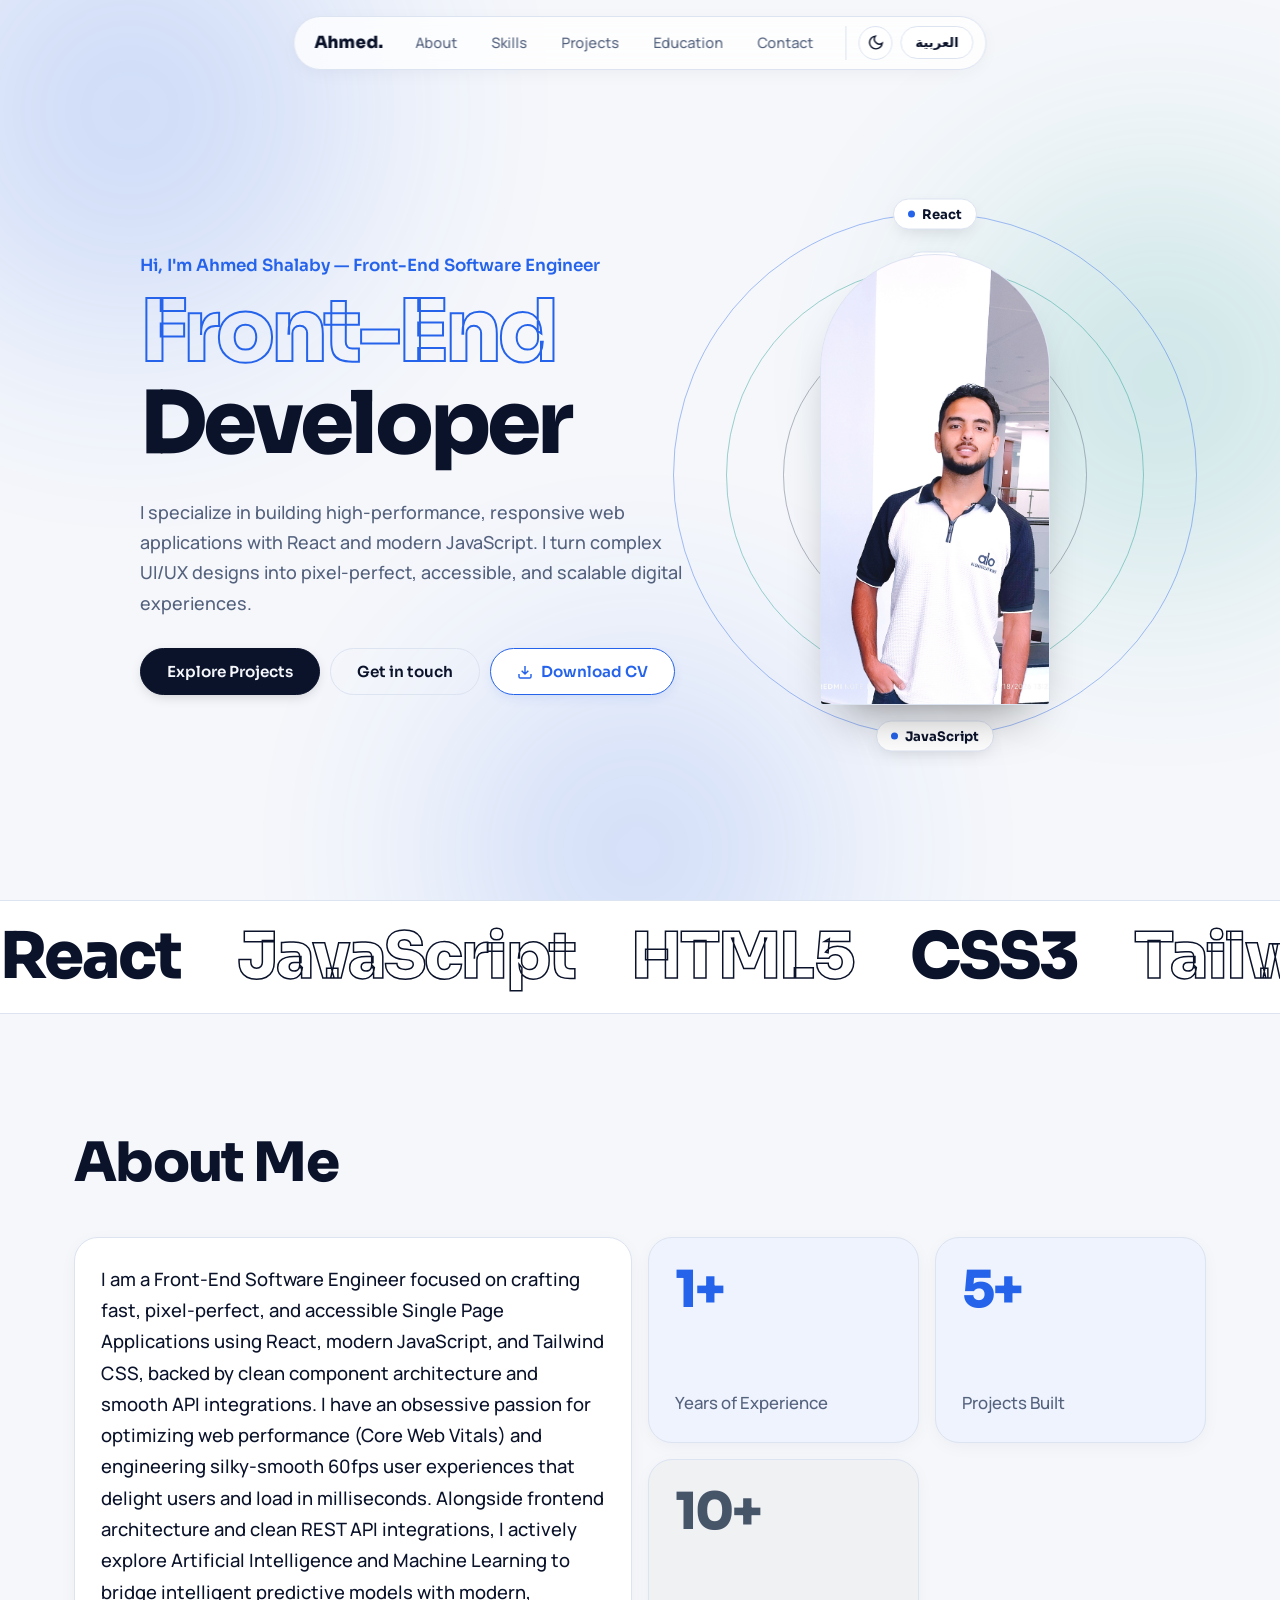
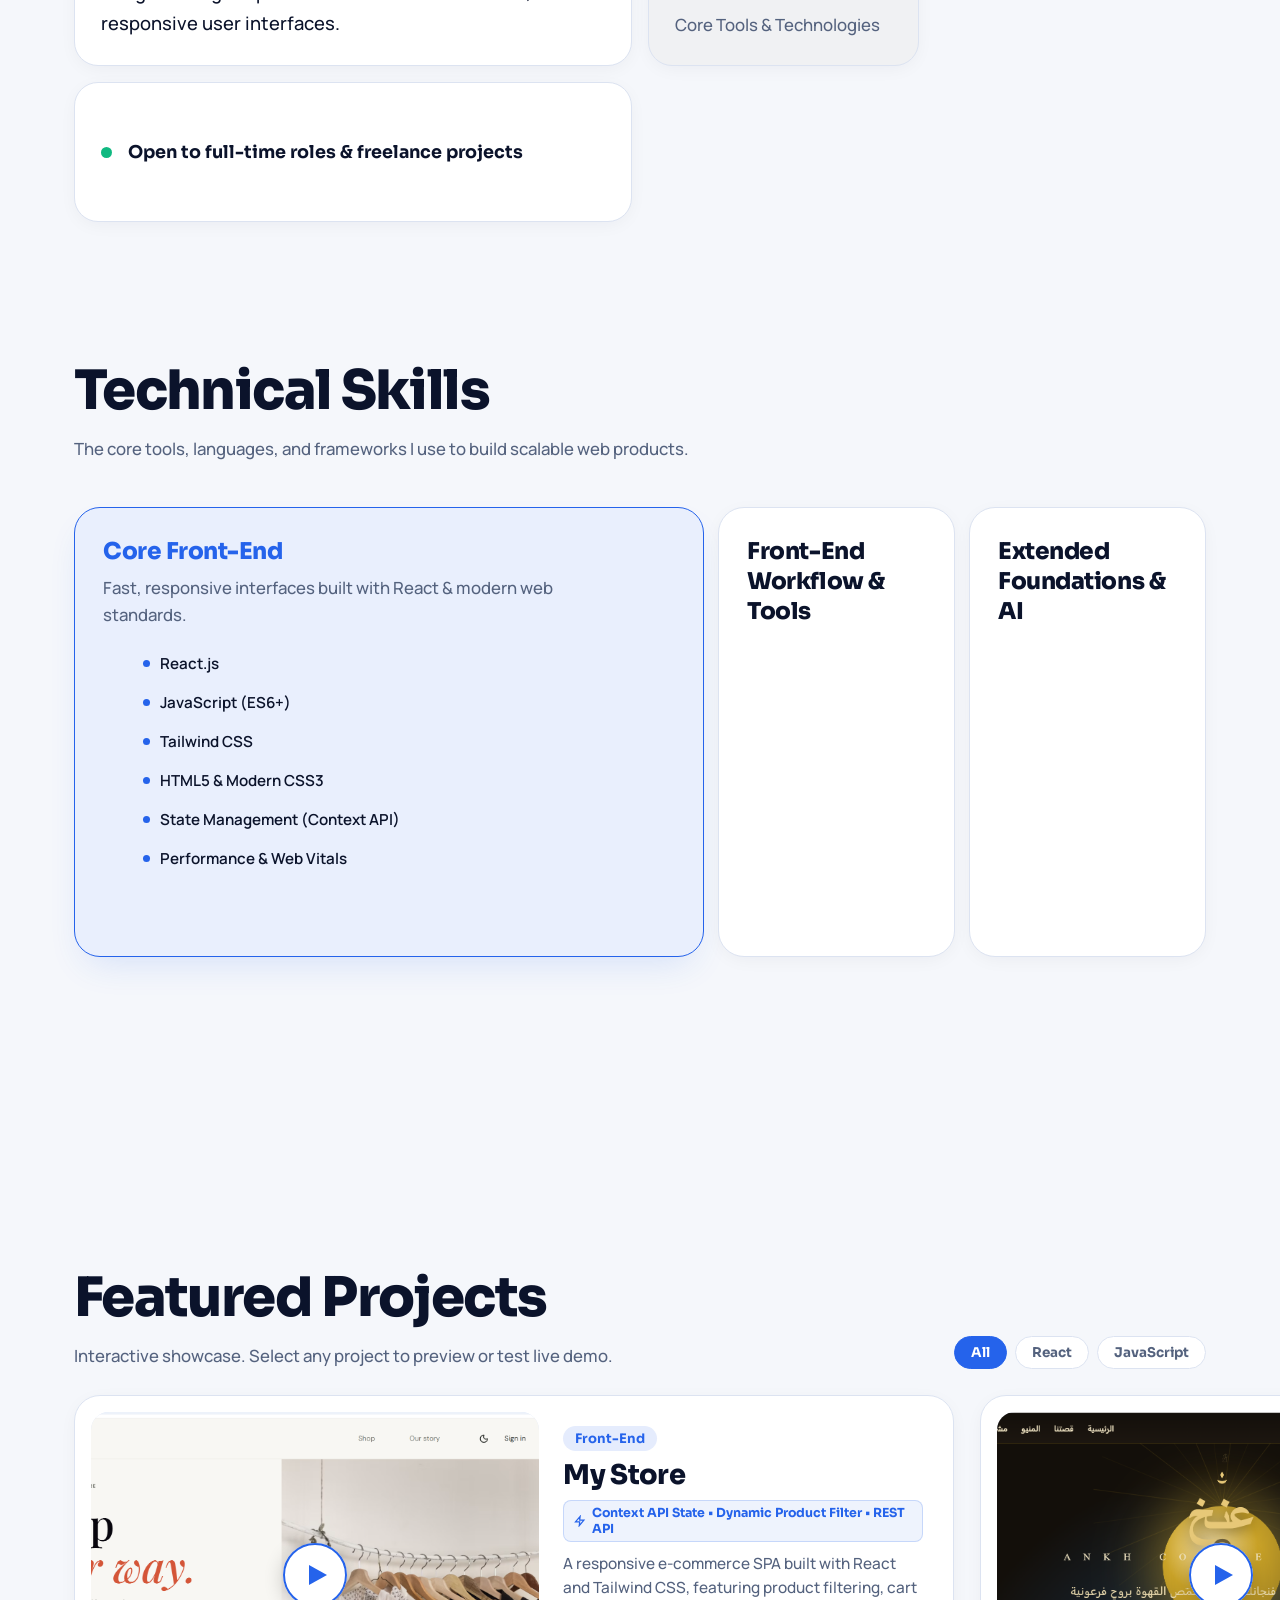
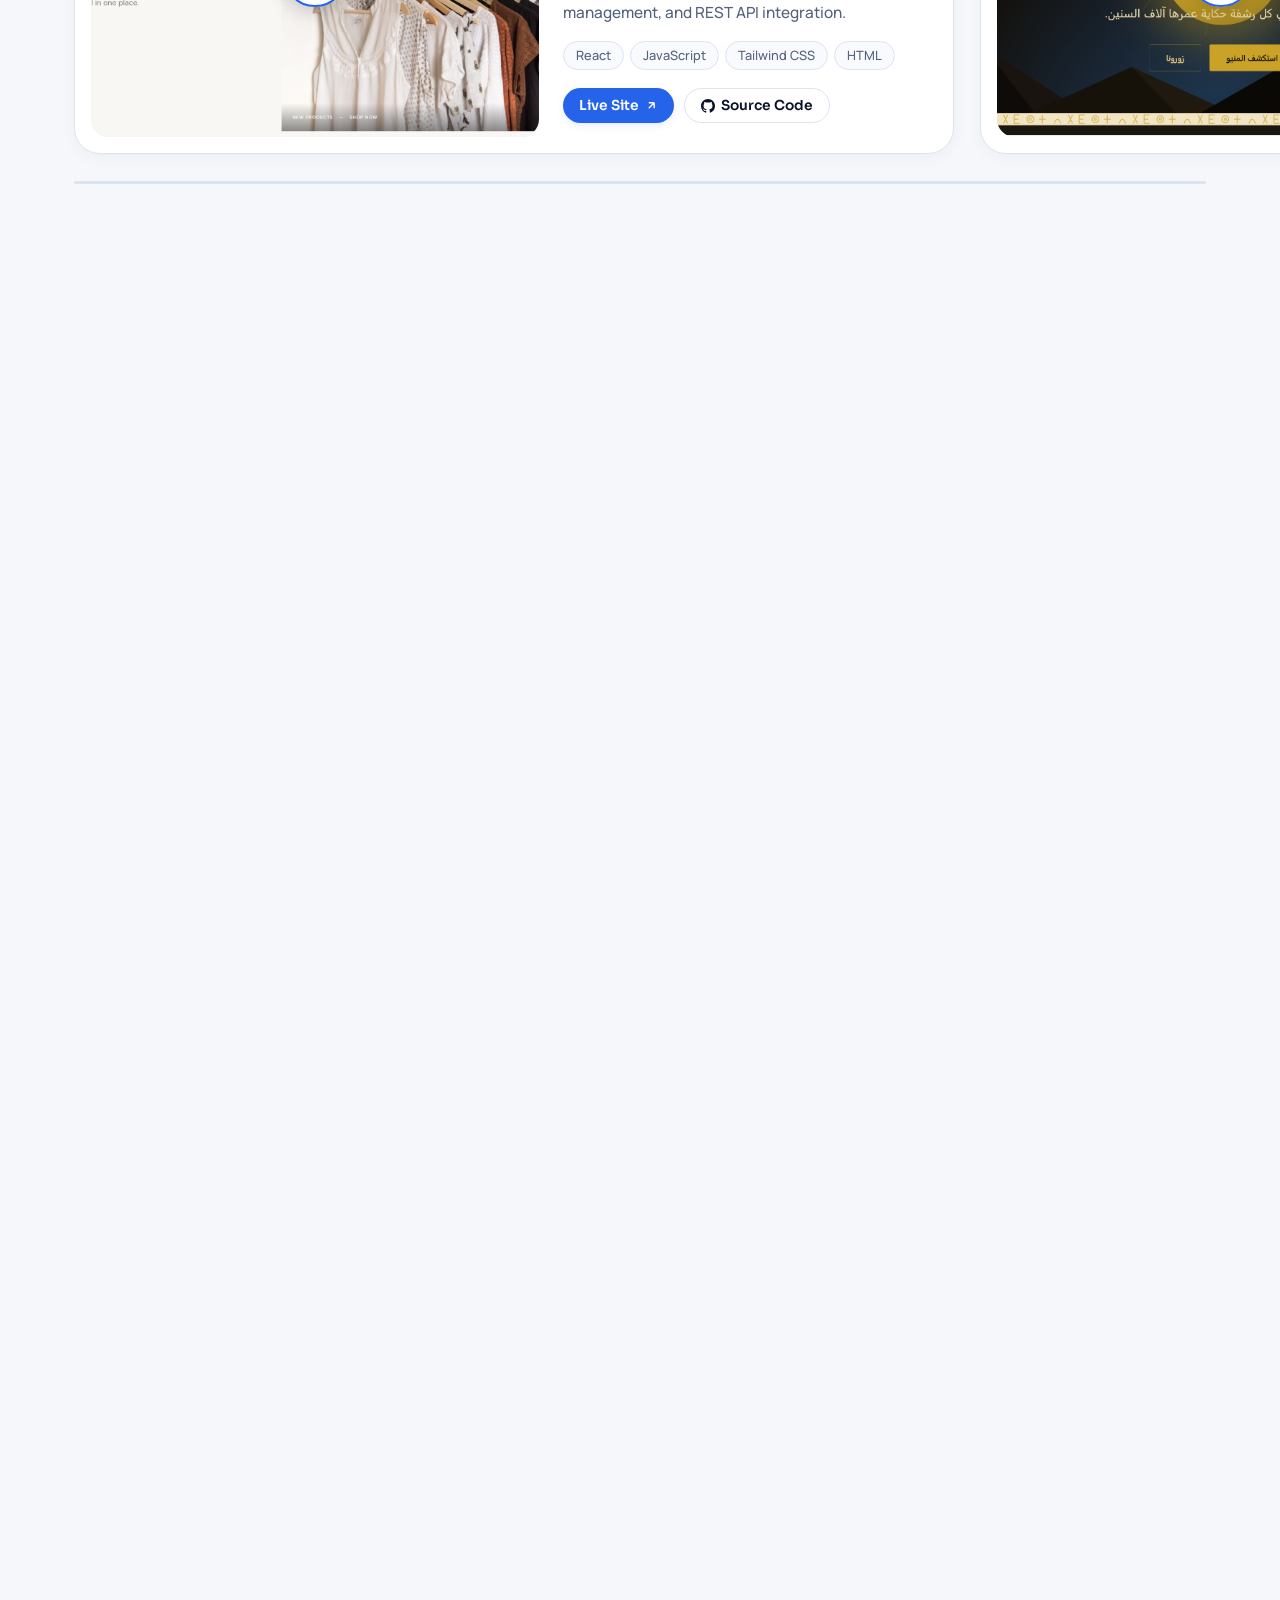
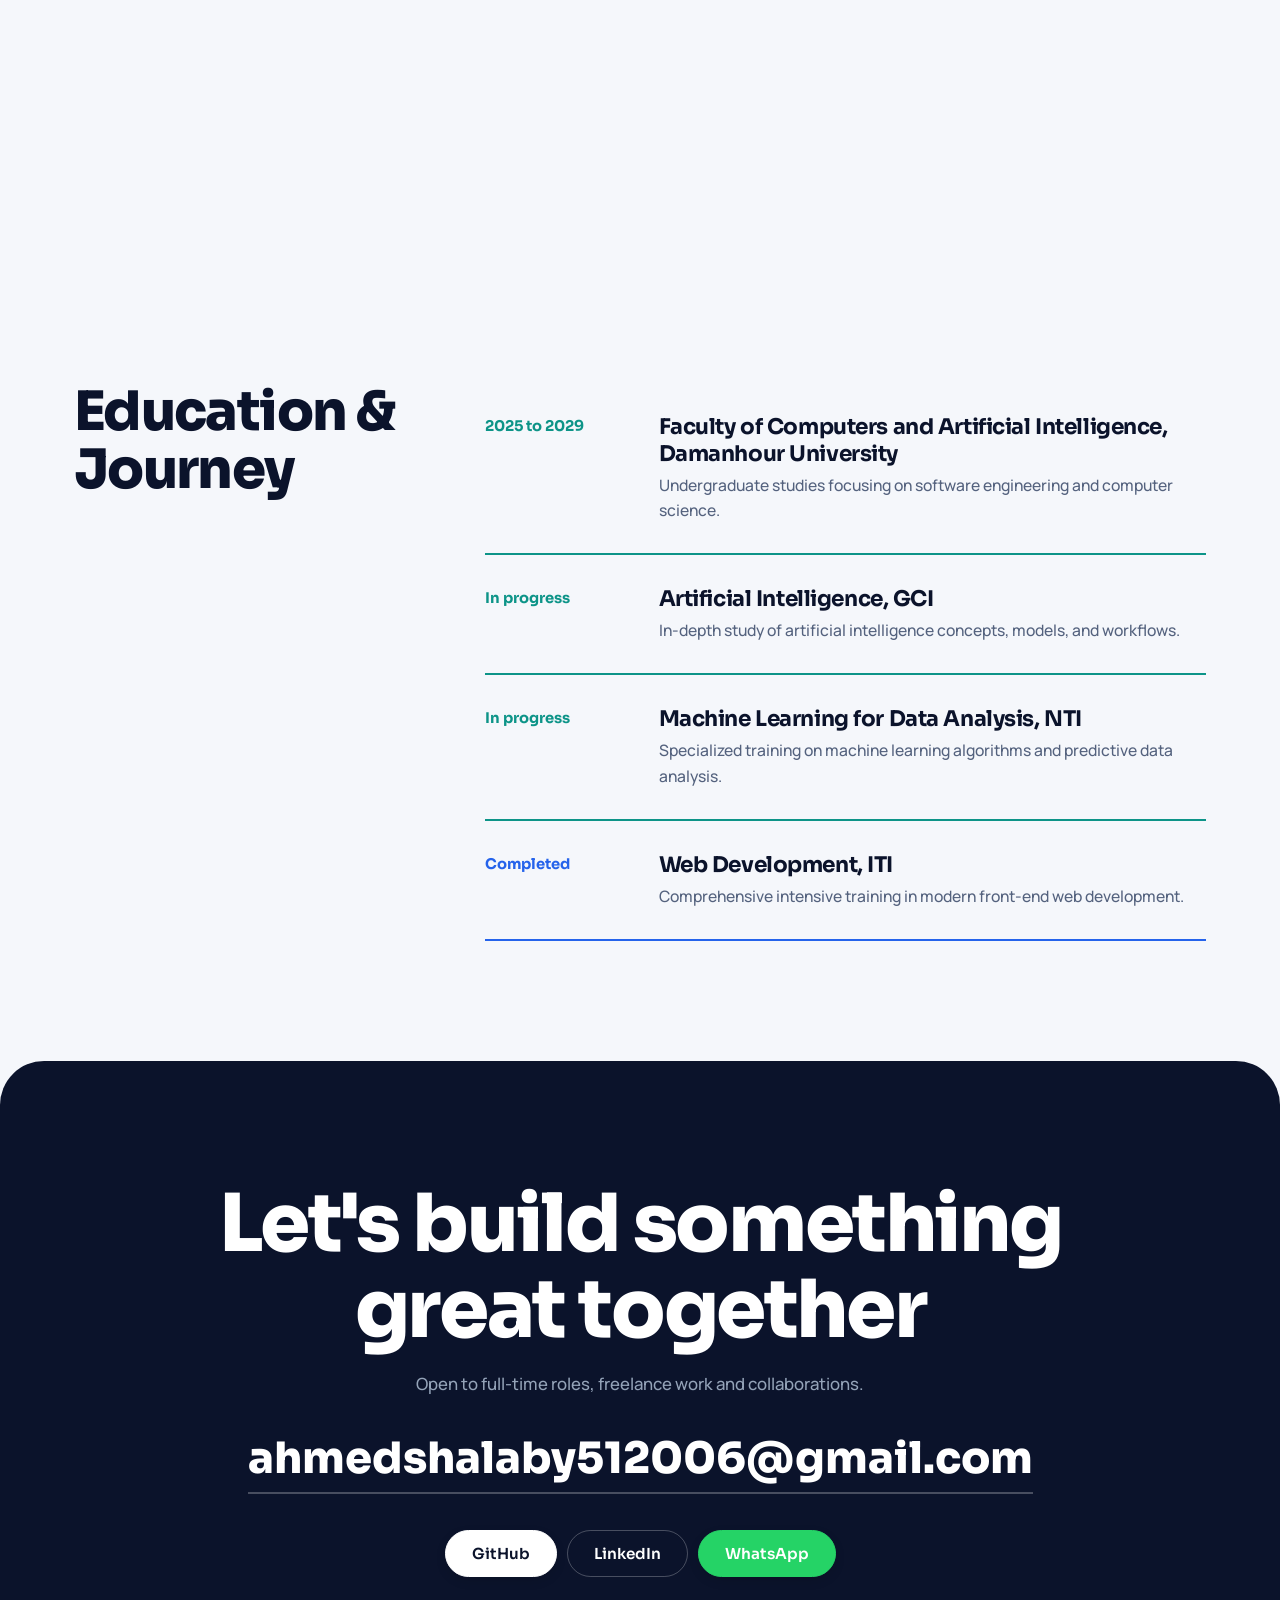
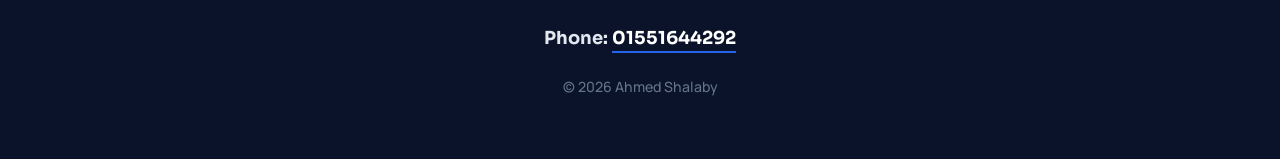
<file: index.html>
<!DOCTYPE html>
<html lang="en">
<head>
<meta charset="UTF-8">
<meta name="viewport" content="width=device-width, initial-scale=1">
<title>Ahmed Shalaby — Front-End Software Engineer</title>
<link rel="preconnect" href="https://fonts.googleapis.com">
<link href="https://fonts.googleapis.com/css2?family=Sora:wght@500;600;700;800&family=Manrope:wght@400;500;600;700&family=Cairo:wght@500;600;700;800&display=swap" rel="stylesheet">
<link rel="stylesheet" href="style.css">
</head>
<body>
<div class="top" id="top"></div>
<nav>
  <b id="logo"></b>
  <div class="nav-links" id="nav-links">
    <a href="#about" data-t="nAbout"></a>
    <a href="#skills" data-t="nSkills"></a>
    <a href="#hp" data-t="nProjects"></a>
    <a href="#edu" data-t="nEdu"></a>
    <a href="#contact" data-t="nContact"></a>
  </div>
  <div class="nav-ctl">
    <button class="thm-btn" id="theme-btn" type="button" aria-label="Toggle theme">
      <svg class="sun" viewBox="0 0 24 24" width="17" height="17" fill="none" stroke="currentColor" stroke-width="2"><circle cx="12" cy="12" r="5"/><path d="M12 1v2M12 21v2M4.22 4.22l1.42 1.42M18.36 18.36l1.42 1.42M1 12h2M21 12h2M4.22 19.78l1.42-1.42M18.36 5.64l1.42-1.42"/></svg>
      <svg class="moon" viewBox="0 0 24 24" width="17" height="17" fill="none" stroke="currentColor" stroke-width="2"><path d="M21 12.79A9 9 0 1111.21 3 7 7 0 0021 12.79z"/></svg>
    </button>
    <button class="lg" id="lang" type="button"></button>
    <button class="thm-btn menu-btn" id="menu-btn" type="button" aria-label="Toggle navigation menu" aria-expanded="false">
      <svg class="ham-open" viewBox="0 0 24 24" width="18" height="18" fill="none" stroke="currentColor" stroke-width="2.2" stroke-linecap="round"><line x1="3" y1="6" x2="21" y2="6"/><line x1="3" y1="12" x2="21" y2="12"/><line x1="3" y1="18" x2="21" y2="18"/></svg>
      <svg class="ham-close" viewBox="0 0 24 24" width="18" height="18" fill="none" stroke="currentColor" stroke-width="2.2" stroke-linecap="round"><line x1="18" y1="6" x2="6" y2="18"/><line x1="6" y1="6" x2="18" y2="18"/></svg>
    </button>
  </div>
</nav>

<!-- Mobile Navigation Popup Menu -->
<div class="mob-menu-overlay" id="mob-overlay" aria-hidden="true"></div>
<div class="mob-menu" id="mob-menu" role="dialog" aria-modal="true" aria-label="Mobile Navigation" aria-hidden="true">
  <div class="mob-menu-header">
    <b class="mob-logo" id="mob-logo">Ahmed.</b>
    <button class="mob-close" id="mob-close" type="button" aria-label="Close menu">
      <svg viewBox="0 0 24 24" width="18" height="18" fill="none" stroke="currentColor" stroke-width="2.2" stroke-linecap="round"><line x1="18" y1="6" x2="6" y2="18"/><line x1="6" y1="6" x2="18" y2="18"/></svg>
    </button>
  </div>
  <div class="mob-nav-list">
    <a href="#about" class="mob-link">
      <span class="mob-icon"><svg viewBox="0 0 24 24" width="17" height="17" fill="none" stroke="currentColor" stroke-width="2"><path d="M20 21v-2a4 4 0 0 0-4-4H8a4 4 0 0 0-4 4v2"/><circle cx="12" cy="7" r="4"/></svg></span>
      <span class="mob-text" data-t="nAbout"></span>
      <svg class="mob-arr" viewBox="0 0 24 24" width="15" height="15" fill="none" stroke="currentColor" stroke-width="2.2"><path d="M9 18l6-6-6-6"/></svg>
    </a>
    <a href="#skills" class="mob-link">
      <span class="mob-icon"><svg viewBox="0 0 24 24" width="17" height="17" fill="none" stroke="currentColor" stroke-width="2"><path d="M14.7 6.3a1 1 0 0 0 0 1.4l1.6 1.6a1 1 0 0 0 1.4 0l3.77-3.77a6 6 0 0 1-7.94 7.94l-6.91 6.91a2.12 2.12 0 0 1-3-3l6.91-6.91a6 6 0 0 1 7.94-7.94l-3.76 3.76z"/></svg></span>
      <span class="mob-text" data-t="nSkills"></span>
      <svg class="mob-arr" viewBox="0 0 24 24" width="15" height="15" fill="none" stroke="currentColor" stroke-width="2.2"><path d="M9 18l6-6-6-6"/></svg>
    </a>
    <a href="#hp" class="mob-link">
      <span class="mob-icon"><svg viewBox="0 0 24 24" width="17" height="17" fill="none" stroke="currentColor" stroke-width="2"><path d="M22 19a2 2 0 0 1-2 2H4a2 2 0 0 1-2-2V5a2 2 0 0 1 2-2h5l2 3h9a2 2 0 0 1 2 2z"/></svg></span>
      <span class="mob-text" data-t="nProjects"></span>
      <svg class="mob-arr" viewBox="0 0 24 24" width="15" height="15" fill="none" stroke="currentColor" stroke-width="2.2"><path d="M9 18l6-6-6-6"/></svg>
    </a>
    <a href="#edu" class="mob-link">
      <span class="mob-icon"><svg viewBox="0 0 24 24" width="17" height="17" fill="none" stroke="currentColor" stroke-width="2"><path d="M22 10v6M2 10l10-5 10 5-10 5z"/><path d="M6 12v5c3 3 9 3 12 0v-5"/></svg></span>
      <span class="mob-text" data-t="nEdu"></span>
      <svg class="mob-arr" viewBox="0 0 24 24" width="15" height="15" fill="none" stroke="currentColor" stroke-width="2.2"><path d="M9 18l6-6-6-6"/></svg>
    </a>
    <a href="#contact" class="mob-link">
      <span class="mob-icon"><svg viewBox="0 0 24 24" width="17" height="17" fill="none" stroke="currentColor" stroke-width="2"><path d="M22 16.92v3a2 2 0 0 1-2.18 2 19.79 19.79 0 0 1-8.63-3.07 19.5 19.5 0 0 1-6-6 19.79 19.79 0 0 1-3.07-8.67A2 2 0 0 1 4.11 2h3a2 2 0 0 1 2 1.72 12.84 12.84 0 0 0 .7 2.81 2 2 0 0 1-.45 2.11L8.09 9.91a16 16 0 0 0 6 6l1.27-1.27a2 2 0 0 1 2.11-.45 12.84 12.84 0 0 0 2.81.7A2 2 0 0 1 22 16.92z"/></svg></span>
      <span class="mob-text" data-t="nContact"></span>
      <svg class="mob-arr" viewBox="0 0 24 24" width="15" height="15" fill="none" stroke="currentColor" stroke-width="2.2"><path d="M9 18l6-6-6-6"/></svg>
    </a>
  </div>
  <div class="mob-menu-footer">
    <a class="btn cv-btn" href="cv.pdf" download="Ahmed_Shalaby_CV.pdf" style="width:100%; justify-content:center;">
      <svg viewBox="0 0 24 24" width="16" height="16" fill="none" stroke="currentColor" stroke-width="2.2"><path d="M21 15v4a2 2 0 01-2 2H5a2 2 0 01-2-2v-4M7 10l5 5 5-5M12 15V3"/></svg>
      <span data-t="bCv"></span>
    </a>
  </div>
</div>

<section id="hero">
  <i class="bl"></i><i class="bl"></i><i class="bl"></i>
  <div class="wrap hg">
    <div>
      <p class="hi" id="hi"></p>
      <h1 id="h1"></h1>
      <p class="tag" id="tag"></p>
      <div class="hero-btns">
        <a class="btn" href="#hp" data-t="b1"></a>
        <a class="btn g" href="#contact" data-t="b2"></a>
        <a class="btn cv-btn" href="cv.pdf" download="Ahmed_Shalaby_CV.pdf" id="cv-btn">
          <svg viewBox="0 0 24 24" width="16" height="16" fill="none" stroke="currentColor" stroke-width="2.2"><path d="M21 15v4a2 2 0 01-2 2H5a2 2 0 01-2-2v-4M7 10l5 5 5-5M12 15V3"/></svg>
          <span data-t="bCv"></span>
        </a>
      </div>
    </div>
    <div class="ph" id="ph"></div>
  </div>
</section>

<div class="mq" aria-hidden="true">
  <div id="mq">
    <span>React</span><span>JavaScript</span><span>HTML5</span><span>CSS3</span><span>Tailwind CSS</span><span>C++</span><span>Java</span><span>Python</span><span>Machine Learning</span><span>REST API</span>
    <span>React</span><span>JavaScript</span><span>HTML5</span><span>CSS3</span><span>Tailwind CSS</span><span>C++</span><span>Java</span><span>Python</span><span>Machine Learning</span><span>REST API</span>
  </div>
</div>

<section id="about">
  <div class="wrap">
    <h2 class="rv" data-t="hAbout"></h2>
    <div class="bn" id="bn"></div>
  </div>
</section>

<section id="skills" style="padding-top:20px">
  <div class="wrap">
    <h2 class="rv" data-t="hSkills"></h2>
    <p class="sub rv" data-t="sSkills"></p>
    <div class="stx rv" id="stx"></div>
  </div>
</section>

<div id="hp">
  <div class="sk">
    <div class="wrap">
      <div class="proj-head">
        <div>
          <h2 data-t="hProj"></h2>
          <p class="sub" data-t="sProj"></p>
        </div>
        <div class="p-filters" id="p-filters"></div>
      </div>
    </div>
    <div class="trk" id="trk"></div>
    <div class="wrap"><div class="pb"><i id="pbi"></i></div></div>
  </div>
</div>

<section id="edu">
  <div class="wrap jr">
    <h2 class="rv" data-t="hEdu"></h2>
    <div id="ed"></div>
  </div>
</section>

<section id="contact">
  <div class="wrap">
    <h2 class="rv" data-t="hCt"></h2>
    <p class="sub rv" id="ct"></p>
    <a class="em rv" id="em" title="Click to copy email"></a>
    <div class="so rv" id="so"></div>
    <p class="phn" id="phn"><span data-t="tel"></span> <a id="tel" dir="ltr" title="Click to copy phone"></a></p>
    <p id="ft"></p>
  </div>
</section>

<div class="md" id="md">
  <button class="x" id="mx" aria-label="Close video">&times;</button>
  <div class="mb" id="mb"></div>
</div>

<div class="toast" id="toast" role="status" aria-live="polite"></div>

<script src="app.js"></script>
</body>
</html>
</file>
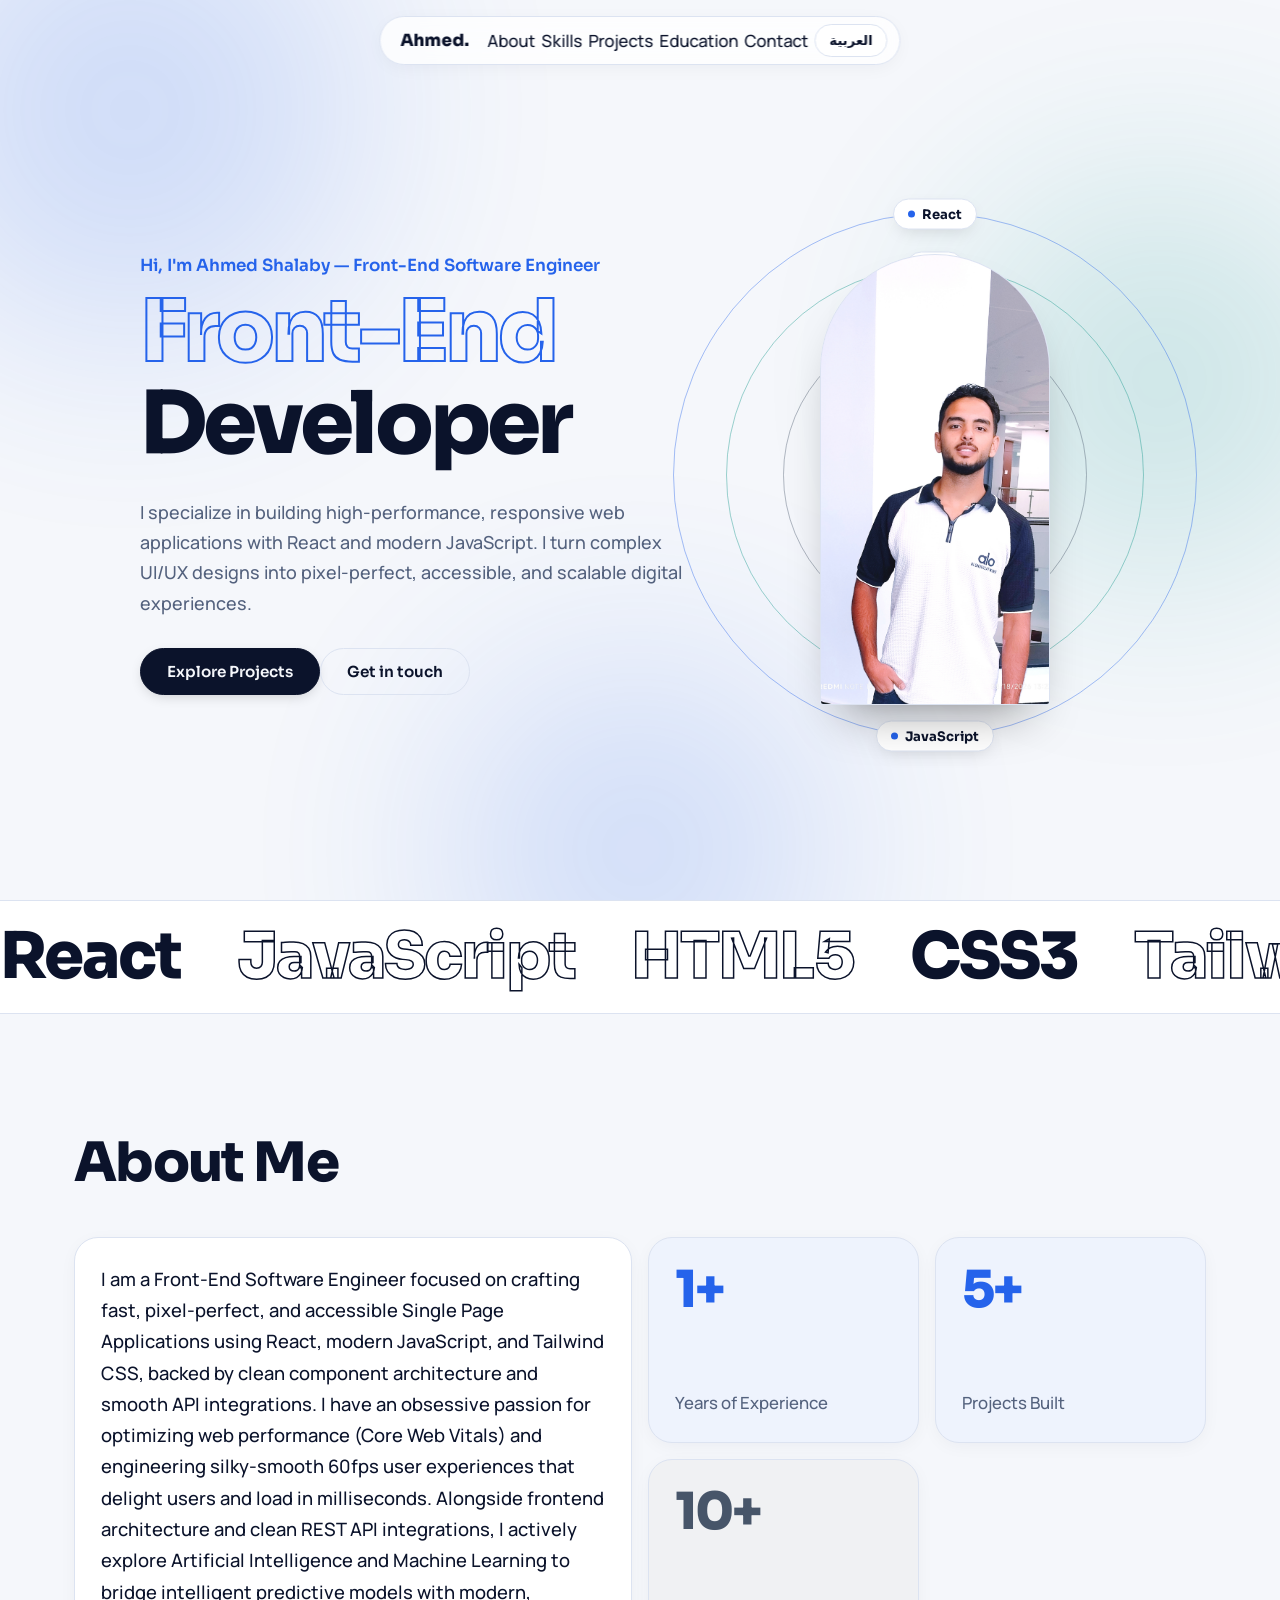
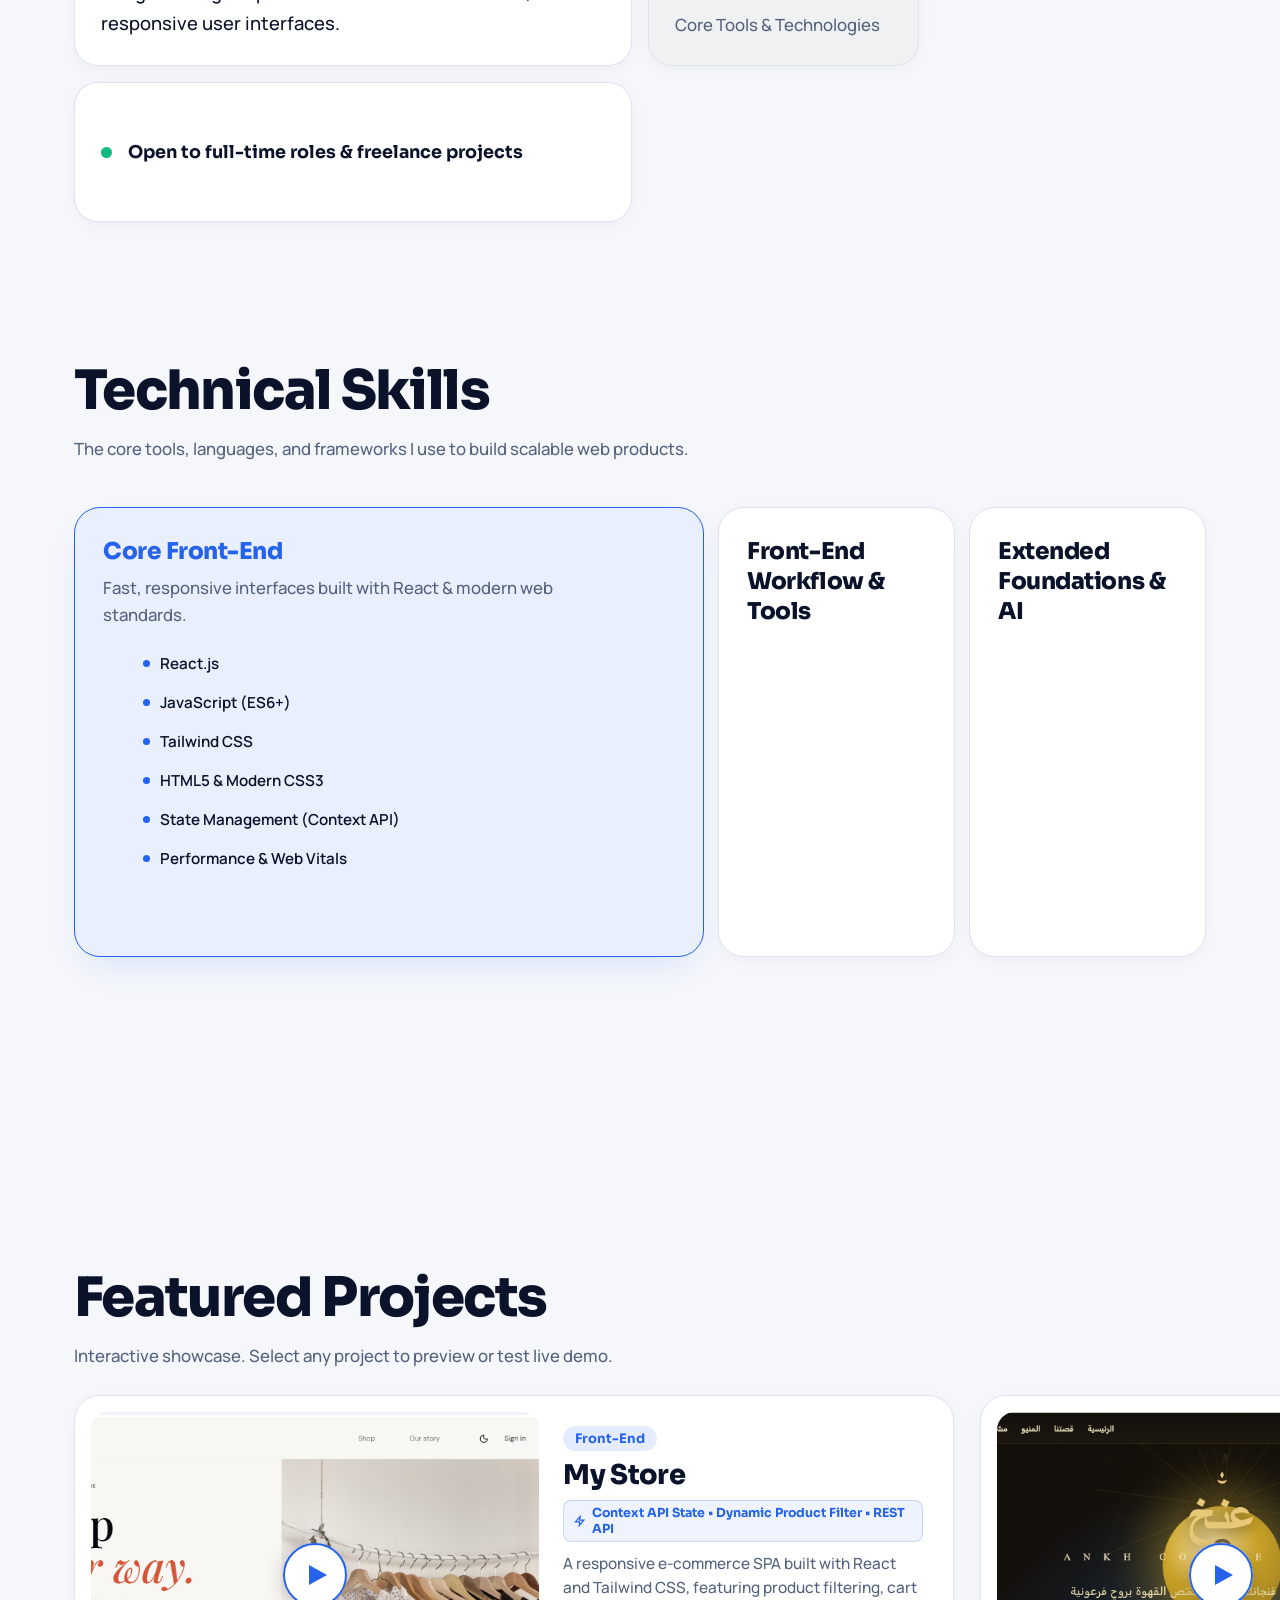
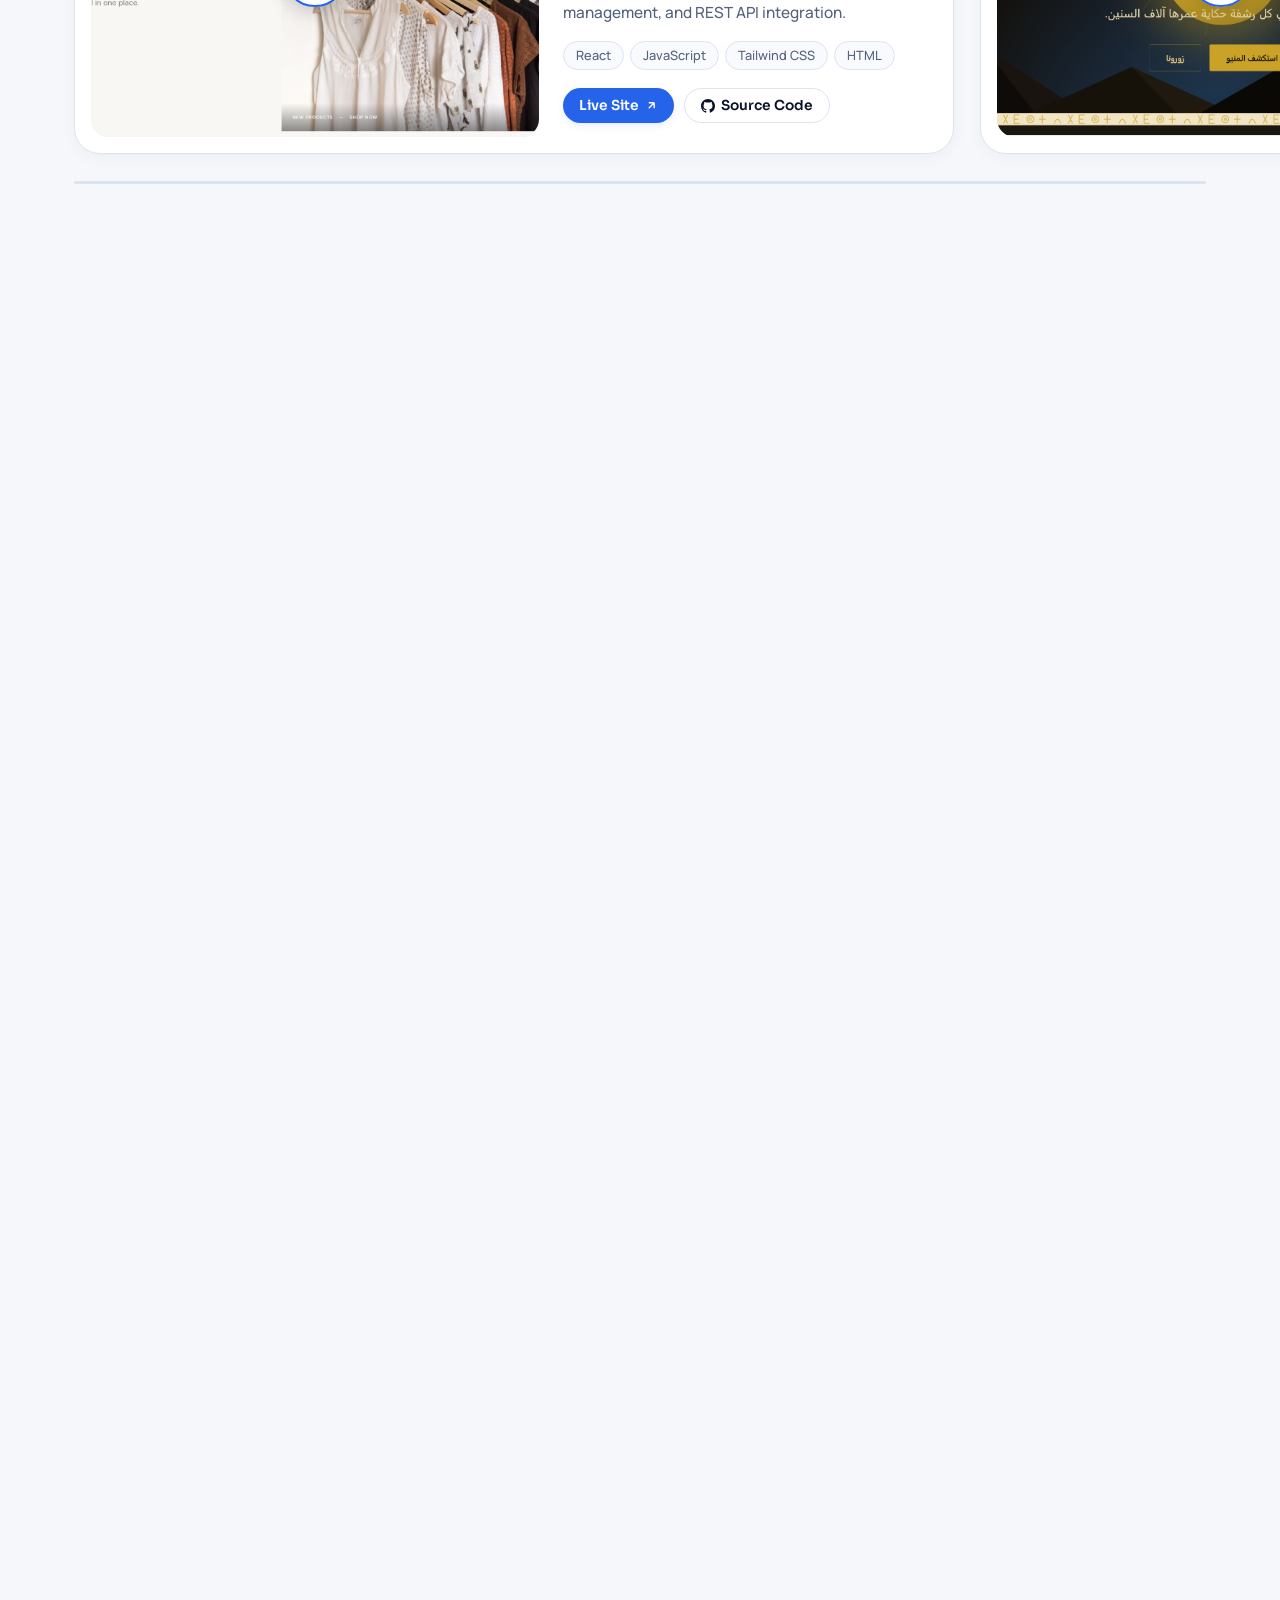
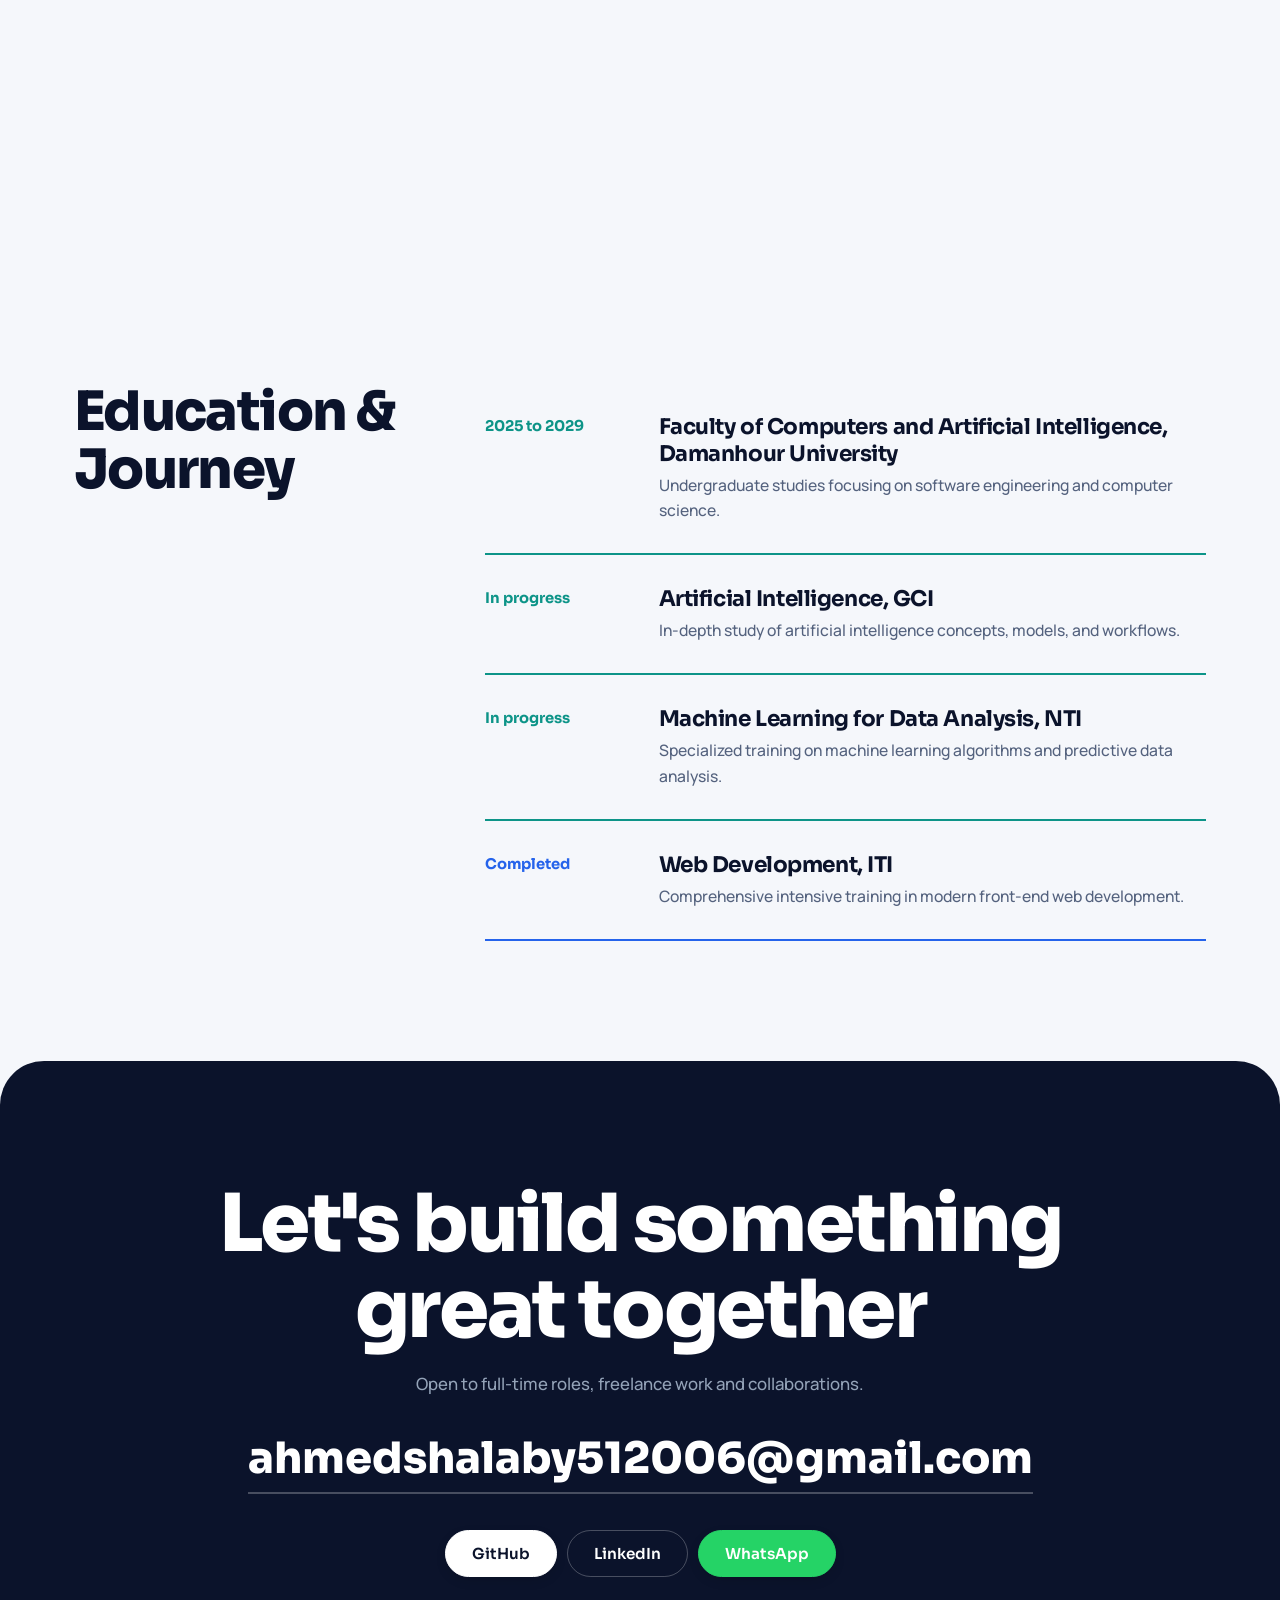
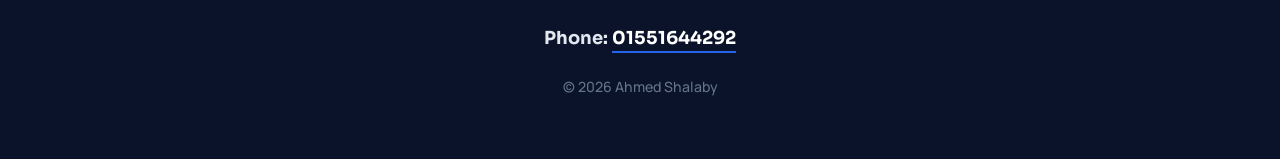
<file: index.backup.html>
<!DOCTYPE html>
<html lang="en">
<head>
<meta charset="UTF-8">
<meta name="viewport" content="width=device-width, initial-scale=1">
<title>ِAhmed Shalaby — Software Engineer Front-End</title>
<link rel="preconnect" href="https://fonts.googleapis.com">
<link href="https://fonts.googleapis.com/css2?family=Sora:wght@500;700;800&family=Manrope:wght@400;500;600&family=Cairo:wght@500;700;800&display=swap" rel="stylesheet">
<link rel="stylesheet" href="style.css">
</head>
<body>
<div class="top" id="top"></div>
<nav><b id="logo"></b><a href="#about" data-t="nAbout"></a><a href="#skills" data-t="nSkills"></a><a href="#hp" data-t="nProjects"></a><a href="#edu" data-t="nEdu"></a><a href="#contact" data-t="nContact"></a><button class="lg" id="lang" type="button"></button></nav>

<section id="hero"><i class="bl"></i><i class="bl"></i><i class="bl"></i>
<div class="wrap hg">
 <div><p class="hi" id="hi"></p><h1 id="h1"></h1><p class="tag" id="tag"></p>
  <a class="btn" href="#hp" data-t="b1"></a><a class="btn g" href="#contact" data-t="b2"></a></div>
 <div class="ph" id="ph"></div>
</div></section>

<div class="mq" aria-hidden="true"><div id="mq"></div></div>

<section id="about"><div class="wrap">
 <h2 class="rv" data-t="hAbout"></h2>
 <div class="bn" id="bn"></div>
</div></section>

<section id="skills" style="padding-top:20px"><div class="wrap">
 <h2 class="rv" data-t="hSkills"></h2>
 <p class="sub rv" data-t="sSkills"></p>
 <div class="stx rv" id="stx"></div>
</div></section>

<div id="hp"><div class="sk">
 <div class="wrap"><h2 data-t="hProj"></h2><p class="sub" data-t="sProj"></p></div>
 <div class="trk" id="trk"></div>
 <div class="wrap"><div class="pb"><i id="pbi"></i></div></div>
</div></div>

<section id="edu"><div class="wrap jr">
 <h2 class="rv" data-t="hEdu"></h2><div id="ed"></div>
</div></section>

<section id="contact"><div class="wrap">
 <h2 class="rv" data-t="hCt"></h2><p class="sub rv" id="ct"></p>
 <a class="em rv" id="em"></a><div class="so rv" id="so"></div><p class="phn" id="phn"><span data-t="tel"></span> <a id="tel" dir="ltr"></a></p><p id="ft"></p>
</div></section>

<div class="md" id="md"><button class="x" id="mx" aria-label="Close video">&times;</button><div class="mb" id="mb"></div></div>

<script src="app.js"></script>
</body>
</html>
</file>
<file: style.css>
:root {
  --bg: #F5F7FB;
  --surface: #FFFFFF;
  --surface-hover: #F8FAFD;
  --ink: #0B132B;
  --mut: #54627E;
  --line: #DCE3F1;
  --brand: #2563EB;
  --brand-glow: rgba(37, 99, 235, 0.16);
  --sw: #2563EB;
  --ai: #0D9488;
  --da: #475569;
  --card-shadow: 0 4px 20px -4px rgba(11, 19, 43, 0.06);
  --card-shadow-hover: 0 16px 36px -10px rgba(11, 19, 43, 0.12);
  --d: "Sora", "Segoe UI", system-ui, sans-serif;
  --b: "Manrope", "Segoe UI", system-ui, sans-serif;
}

[data-theme="dark"] {
  --bg: #090E1A;
  --surface: #11192C;
  --surface-hover: #16223B;
  --ink: #F1F5F9;
  --mut: #94A3B8;
  --line: #1E293B;
  --brand: #3B82F6;
  --brand-glow: rgba(59, 130, 246, 0.22);
  --sw: #3B82F6;
  --ai: #14B8A6;
  --da: #94A3B8;
  --card-shadow: 0 4px 20px -4px rgba(0, 0, 0, 0.4);
  --card-shadow-hover: 0 16px 40px -10px rgba(0, 0, 0, 0.6);
}

* { box-sizing: border-box; margin: 0; }
html { scroll-behavior: smooth; }
body { background: var(--bg); color: var(--ink); font: 500 1.05rem/1.65 var(--b); overflow-x: hidden; transition: background .3s ease, color .3s ease; }
a { color: inherit; text-decoration: none; }
:focus-visible { outline: 2px solid var(--brand); outline-offset: 3px; }

.wrap { max-width: 1180px; margin: 0 auto; padding: 0 24px; }
section { padding: 120px 0; }
h2 { font: 800 clamp(2rem, 4.6vw, 3.4rem)/1.08 var(--d); letter-spacing: -.03em; max-width: 18ch; color: var(--ink); }
.sub { color: var(--mut); max-width: 56ch; margin-top: 14px; font-size: 1.05rem; }

.top { position: fixed; top: 0; left: 0; height: 3.5px; width: 0; z-index: 70; background: linear-gradient(90deg, var(--brand), var(--ai), var(--brand)); }

/* navigation */
nav {
  position: fixed; top: 16px; left: 50%; transform: translateX(-50%); z-index: 66;
  display: flex; align-items: center; gap: 6px; padding: 7px 12px 7px 20px;
  border-radius: 999px; background: rgba(255, 255, 255, .78); backdrop-filter: blur(14px);
  border: 1px solid var(--line); box-shadow: var(--card-shadow); white-space: nowrap;
  transition: background .3s, border-color .3s;
}
[data-theme="dark"] nav { background: rgba(17, 25, 44, .82); }
nav b { font: 800 1.05rem var(--d); margin-right: 12px; color: var(--ink); }

.nav-links { display: flex; align-items: center; gap: 6px; }
.nav-links a { padding: 7px 14px; border-radius: 999px; font-size: .9rem; color: var(--mut); transition: .2s; }
.nav-links a:hover { background: var(--surface-hover); color: var(--ink); }

.nav-ctl {
  display: flex; align-items: center; gap: 8px; margin-inline-start: 12px;
  padding-inline-start: 12px; border-inline-start: 1px solid var(--line);
}
.thm-btn {
  display: grid; place-items: center; width: 34px; height: 34px; border-radius: 50%;
  border: 1px solid var(--line); background: var(--surface); color: var(--ink);
  cursor: pointer; transition: .2s ease;
}
.thm-btn:hover { background: var(--brand); color: #fff; border-color: var(--brand); transform: scale(1.05); }
.thm-btn .sun { display: none; }
.thm-btn .moon { display: block; }
[data-theme="dark"] .thm-btn .sun { display: block; }
[data-theme="dark"] .thm-btn .moon { display: none; }

.menu-btn { display: none; }
.menu-btn .ham-open { display: block; }
.menu-btn .ham-close { display: none; }
.menu-btn.open .ham-open { display: none; }
.menu-btn.open .ham-close { display: block; }

/* Mobile Menu Backdrop & Popup Drawer */
.mob-menu-overlay {
  position: fixed; inset: 0; background: rgba(0, 0, 0, .45);
  backdrop-filter: blur(6px); -webkit-backdrop-filter: blur(6px);
  z-index: 64; opacity: 0; pointer-events: none;
  transition: opacity .25s ease;
}
.mob-menu-overlay.open { opacity: 1; pointer-events: auto; }

.mob-menu {
  position: fixed; top: 76px; left: 16px; right: 16px; max-width: 400px; margin: 0 auto;
  border-radius: 24px; background: var(--surface); border: 1px solid var(--line);
  box-shadow: 0 24px 50px -10px rgba(0, 0, 0, .4); z-index: 65;
  padding: 16px 18px; transform: translateY(-16px) scale(.96); opacity: 0; pointer-events: none;
  transition: transform .28s cubic-bezier(.16, 1, .3, 1), opacity .25s ease;
}
.mob-menu.open { transform: translateY(0) scale(1); opacity: 1; pointer-events: auto; }
.mob-menu-header {
  display: flex; align-items: center; justify-content: space-between;
  padding-bottom: 12px; margin-bottom: 10px; border-bottom: 1px solid var(--line);
}
.mob-logo { font: 800 1.15rem var(--d); color: var(--ink); }
.mob-close {
  display: grid; place-items: center; width: 32px; height: 32px; border-radius: 50%;
  border: 1px solid var(--line); background: var(--surface-hover); color: var(--ink);
  cursor: pointer; transition: .2s;
}
.mob-close:hover { background: var(--brand); color: #fff; border-color: var(--brand); }

.mob-nav-list { display: flex; flex-direction: column; gap: 6px; }
.mob-link {
  display: flex; align-items: center; gap: 12px; padding: 10px 14px;
  border-radius: 14px; color: var(--ink); font: 600 .96rem var(--d);
  transition: background .2s, color .2s, transform .2s;
}
.mob-link:hover, .mob-link:active {
  background: var(--surface-hover); color: var(--brand); transform: translateX(3px);
}
.mob-icon {
  display: grid; place-items: center; width: 32px; height: 32px; border-radius: 10px;
  background: var(--surface-hover); color: var(--brand); flex-shrink: 0;
}
.mob-text { flex: 1; }
.mob-arr { color: var(--mut); transition: transform .2s; }
.mob-link:hover .mob-arr { transform: translateX(3px); color: var(--brand); }

.mob-menu-footer {
  margin-top: 14px; padding-top: 14px; border-top: 1px solid var(--line);
}

.lg {
  font: 700 .82rem var(--d); padding: 7px 14px; border-radius: 999px;
  border: 1px solid var(--line); background: var(--surface); color: var(--ink);
  cursor: pointer; transition: .2s;
}
.lg:hover { background: var(--brand); color: #fff; border-color: var(--brand); }

/* hero */
#hero { min-height: 100vh; position: relative; display: flex; align-items: center; padding: 120px 0 70px; overflow: hidden; }
.bl {
  position: absolute; border-radius: 50%; filter: blur(110px); opacity: .18;
  animation: fl 16s ease-in-out infinite alternate; pointer-events: none;
}
[data-theme="dark"] .bl { opacity: .26; filter: blur(120px); }
.bl:nth-child(1) { width: 460px; height: 460px; background: var(--brand); top: -120px; left: -100px; }
.bl:nth-child(2) { width: 400px; height: 400px; background: var(--ai); right: -80px; top: 20%; animation-delay: -5s; }
.bl:nth-child(3) { width: 380px; height: 380px; background: var(--brand); bottom: -140px; left: 35%; animation-delay: -9s; }
@keyframes fl { to { transform: translate(60px, -50px) scale(1.15); } }

.hg { position: relative; display: grid; grid-template-columns: 1.15fr .85fr; gap: 40px; align-items: center; }
.hi { font: 600 1.05rem var(--d); color: var(--brand); margin-bottom: 12px; }
h1 { font: 800 clamp(2.8rem, 7.5vw, 5.4rem)/1.02 var(--d); letter-spacing: -.045em; color: var(--ink); }
h1 .ln { display: block; overflow: hidden; padding-bottom: .05em; }
h1 .ln i { display: block; font-style: normal; transform: translateY(110%); animation: up .9s cubic-bezier(.2, .8, .2, 1) both; animation-delay: calc(var(--i) * .12s + .2s); }
h1 .o i {
  color: transparent; -webkit-text-stroke: 2px var(--brand);
  animation: up .9s cubic-bezier(.2, .8, .2, 1) both, fill 9s linear infinite;
  animation-delay: calc(var(--i) * .12s + .2s), calc(var(--i) * 3s);
}
@keyframes up { to { transform: none; } }
@keyframes fill { 0%, 30% { color: var(--brand); } 38%, 100% { color: transparent; } }

.tag { max-width: 50ch; color: var(--mut); margin: 24px 0 30px; font-size: 1.12rem; line-height: 1.7; }
.hero-btns { display: flex; flex-wrap: wrap; gap: 10px; align-items: center; }
.btn {
  display: inline-flex; align-items: center; justify-content: center; gap: 8px;
  padding: 13px 26px; border-radius: 999px; font: 600 .95rem var(--d);
  background: var(--ink); color: var(--bg); border: 1.5px solid var(--ink);
  box-shadow: 0 4px 14px -4px rgba(0, 0, 0, .2); transition: .25s ease; cursor: pointer;
}
.btn.g { background: transparent; color: var(--ink); border-color: var(--line); box-shadow: none; }
.btn:hover { transform: translateY(-2.5px); box-shadow: 0 10px 22px -6px rgba(0, 0, 0, .3); }
.btn.g:hover { border-color: var(--brand); color: var(--brand); background: var(--surface); }

.btn.cv-btn {
  background: var(--surface); color: var(--brand); border-color: var(--brand);
  box-shadow: 0 4px 14px -4px var(--brand-glow);
}
.btn.cv-btn:hover { background: var(--brand); color: #fff; transform: translateY(-2.5px); }

/* portrait & orbit */
.ph { position: relative; width: min(80vw, 410px); aspect-ratio: 1; margin: 50px auto; }
.ring {
  position: absolute; border-radius: 50%; border: 1.5px solid color-mix(in srgb, var(--c) 40%, transparent);
  animation: sp var(--t, 28s) linear infinite;
}
.ring:nth-child(1) { inset: -14%; --t: 34s; }
.ring:nth-child(2) { inset: -1%; --t: 26s; animation-direction: reverse; }
.ring:nth-child(3) { inset: 13%; --t: 19s; }
@keyframes sp { to { transform: rotate(360deg); } }

.chip {
  position: absolute; left: 50%; top: 0; translate: -50% -50%; padding: 6px 14px;
  border-radius: 999px; background: var(--surface); color: var(--ink); font: 700 .82rem var(--d);
  border: 1px solid var(--line); box-shadow: 0 6px 18px -6px rgba(0, 0, 0, .15);
  display: flex; gap: 7px; align-items: center; white-space: nowrap;
  animation: sp var(--t, 28s) linear infinite reverse;
}
.ring:nth-child(2) .chip { animation-direction: normal; }
.chip.b { top: 100%; }
.chip::before { content: ""; width: 7px; height: 7px; border-radius: 50%; background: var(--c); }

.fr {
  position: absolute; inset: -4% 22% -6%; z-index: 2; border-radius: 999px 999px 28px 28px;
  overflow: hidden; background: url('IMG_20261001_224903.jpg');
  box-shadow: 0 28px 50px -22px rgba(0, 0, 0, .4); border: 1px solid var(--line);
  transition: transform .25s ease-out;
}
.fr img { position: relative; width: 100%; height: 100%; object-fit: cover; display: block; }

/* marquee */
.mq { overflow: hidden; padding: 24px 0; border-block: 1px solid var(--line); background: var(--surface); }
.mq div {
  display: flex; gap: 56px; width: max-content; font: 800 clamp(2.2rem, 6vw, 4rem)/1 var(--d);
  letter-spacing: -.03em; will-change: transform; animation: mq 40s linear infinite;
}
.mq:hover div { animation-play-state: paused; }
.mq span { color: transparent; -webkit-text-stroke: 1.5px var(--ink); }
.mq span:nth-child(3n+1) { color: var(--ink); -webkit-text-stroke: 0; }
@keyframes mq { from { transform: translateX(0); } to { transform: translateX(-50%); } }
@keyframes mq-rtl { from { transform: translateX(0); } to { transform: translateX(50%); } }

/* bento grid */
.bn {
  display: grid; grid-template-columns: repeat(4, 1fr);
  grid-auto-rows: minmax(140px, auto); gap: 16px; margin-top: 44px;
}
.bx {
  background: var(--surface); border: 1px solid var(--line); border-radius: 24px; padding: 26px;
  box-shadow: var(--card-shadow); transition: transform .25s ease, box-shadow .25s ease, border-color .25s ease;
}
.bx:hover { transform: translateY(-4px); box-shadow: var(--card-shadow-hover); border-color: var(--brand); }
.ab {
  grid-column: span 2; grid-row: span 2; display: flex; flex-direction: column;
  justify-content: center; font-size: 1.15rem; line-height: 1.7; color: var(--ink);
}
.sx {
  background: color-mix(in srgb, var(--c) 8%, var(--surface));
  display: flex; flex-direction: column; justify-content: space-between; color: var(--mut);
}
.sx b {
  font: 800 3.2rem/1 var(--d); color: var(--c); letter-spacing: -.04em;
  direction: ltr !important; unicode-bidi: isolate; display: inline-block;
}
.av {
  grid-column: span 2; display: flex; align-items: center; gap: 16px;
  background: var(--surface); color: var(--ink); border-color: var(--line);
  font: 700 1.1rem var(--d); cursor: pointer;
}
.av:hover { background: color-mix(in srgb, var(--ai) 6%, var(--surface)); border-color: var(--ai); }
.dot {
  flex: none; width: 11px; height: 11px; border-radius: 50%; background: #10B981;
  animation: pl 2s infinite;
}
@keyframes pl { 0% { box-shadow: 0 0 0 0 rgba(16, 185, 129, .5); } 70%, 100% { box-shadow: 0 0 0 12px transparent; } }

/* skills strata */
.stx { display: flex; gap: 14px; height: 450px; margin-top: 44px; }
.st {
  position: relative; min-width: 0; flex: 1; border-radius: 26px; padding: 28px;
  background: var(--surface); border: 1px solid var(--line); overflow: hidden; cursor: pointer;
  box-shadow: var(--card-shadow);
  transition: flex .7s cubic-bezier(.2, .8, .2, 1), background .4s, color .4s, border-color .3s;
}
.st.on {
  flex: 3.2; background: color-mix(in srgb, var(--c) 10%, var(--surface));
  border-color: var(--c); box-shadow: 0 16px 36px -12px var(--brand-glow);
}
.st h3 { font: 800 1.45rem var(--d); letter-spacing: -.02em; color: var(--c); transition: color .3s; }
.st p { margin-top: 8px; max-width: 44ch; color: var(--mut); opacity: 0; transition: opacity .4s .15s; }
.st ul { list-style: none; margin-top: 22px; opacity: 0; transform: translateY(16px); transition: opacity .4s .15s, transform .4s .15s; }
.st.on p { opacity: 1; }
.st.on ul { opacity: 1; transform: none; }
.st li { margin-bottom: 14px; font-size: .95rem; }
.st li div { display: flex; justify-content: space-between; margin-bottom: 6px; }
.st li.nb { display: flex; align-items: center; gap: 10px; font-weight: 600; color: var(--ink); }
.st li.nb::before { content: ""; flex: none; width: 7px; height: 7px; border-radius: 50%; background: var(--c); }
.tr { height: 6px; border-radius: 9px; background: var(--line); overflow: hidden; }
.tr i { display: block; height: 100%; width: 0; background: var(--c); border-radius: 9px; transition: width 1.2s cubic-bezier(.2, .8, .2, 1) .25s; }
.st.on .tr i { width: var(--w); }

/* horizontal projects */
#hp { padding: 0; }
.sk { position: sticky; top: 0; height: 100vh; overflow: hidden; display: flex; flex-direction: column; justify-content: center; gap: 26px; }
.sk .wrap { width: 100%; }

.proj-head { display: flex; justify-content: space-between; align-items: flex-end; flex-wrap: wrap; gap: 16px; }
.p-filters { display: flex; gap: 8px; flex-wrap: wrap; }
.p-flt {
  padding: 7px 16px; border-radius: 999px; font: 700 .84rem var(--d);
  background: var(--surface); color: var(--mut); border: 1px solid var(--line);
  cursor: pointer; transition: .2s ease;
}
.p-flt:hover { color: var(--ink); border-color: var(--brand); }
.p-flt.on { background: var(--brand); color: #fff; border-color: var(--brand); }

.trk { display: flex; gap: 26px; padding: 0 max(24px, calc((100vw - 1180px)/2 + 24px)); will-change: transform; }
.pc {
  flex: 0 0 min(86vw, 880px); display: grid; grid-template-columns: 1.2fr 1fr; gap: 24px;
  background: var(--surface); border: 1px solid var(--line); border-radius: 26px; padding: 16px;
  cursor: pointer; box-shadow: var(--card-shadow);
  transition: transform .25s ease, box-shadow .25s ease, border-color .25s ease;
}
.pc:hover { transform: translateY(-4px); box-shadow: var(--card-shadow-hover); border-color: var(--c); }
.th {
  position: relative; border-radius: 18px; overflow: hidden; min-height: 290px;
  display: grid; place-items: center; background: color-mix(in srgb, var(--c) 14%, var(--surface));
}
.th img { position: absolute; inset: 0; width: 100%; height: 100%; object-fit: cover; }
.pl {
  position: relative; width: 64px; height: 64px; border-radius: 50%; background: var(--surface);
  display: grid; place-items: center; box-shadow: 0 4px 20px rgba(0, 0, 0, .2); transition: transform .3s;
}
.pl::before { content: ""; border-left: 18px solid var(--c); border-block: 10px solid transparent; margin-left: 5px; }
.pl::after { content: ""; position: absolute; inset: 0; border-radius: 50%; border: 2px solid var(--c); animation: pu 2s ease-out infinite; }
@keyframes pu { to { transform: scale(1.7); opacity: 0; } }
.pc:hover .pl { transform: scale(1.12); }

.pi { padding: 14px 14px 14px 0; display: flex; flex-direction: column; justify-content: center; }
.cat {
  align-self: flex-start; font: 700 .82rem var(--d); color: var(--c);
  background: color-mix(in srgb, var(--c) 12%, var(--surface)); padding: 4px 12px;
  border-radius: 999px; margin-bottom: 8px;
}
.p-hl {
  display: inline-flex; align-items: center; gap: 6px;
  background: color-mix(in srgb, var(--brand) 8%, var(--surface));
  color: var(--brand); border: 1px solid color-mix(in srgb, var(--brand) 20%, transparent);
  border-radius: 8px; padding: 4px 10px; font: 700 .78rem var(--d); margin-bottom: 10px;
}
.pi h3 { font: 800 1.7rem/1.2 var(--d); letter-spacing: -.025em; margin-bottom: 8px; color: var(--ink); }
.pi p { color: var(--mut); margin-bottom: 16px; font-size: .96rem; line-height: 1.6; }
.tg { display: flex; flex-wrap: wrap; gap: 6px; }
.tg span { font-size: .8rem; border: 1px solid var(--line); border-radius: 999px; padding: 3px 12px; color: var(--mut); background: var(--surface-hover); }

/* elevated project action buttons */
.lk { margin-top: 18px; display: flex; gap: 10px; font: 600 .9rem var(--d); }
.btn-lk {
  display: inline-flex; align-items: center; gap: 6px; padding: 8px 16px;
  border-radius: 999px; font: 600 .86rem var(--d); transition: .2s ease;
}
.btn-lk.live { background: var(--brand); color: #fff; box-shadow: 0 3px 10px -2px var(--brand-glow); }
.btn-lk.live:hover { transform: translateY(-2px); filter: brightness(1.1); }
.btn-lk.repo { background: var(--surface); color: var(--ink); border: 1px solid var(--line); }
.btn-lk.repo:hover { border-color: var(--brand); color: var(--brand); transform: translateY(-2px); }

.pb { height: 3.5px; border-radius: 9px; background: var(--line); overflow: hidden; }
.pb i { display: block; height: 100%; width: 0; background: linear-gradient(90deg, var(--sw), var(--ai), var(--da)); }

/* journey / education */
.jr { display: grid; grid-template-columns: 1fr 2fr; gap: 50px; }
.jr h2 { position: sticky; top: 110px; align-self: start; }
.ev {
  position: relative; display: grid; grid-template-columns: 150px 1fr; gap: 24px;
  padding: 30px 0; border-bottom: 1px solid var(--line);
}
.ev::before {
  content: ""; position: absolute; bottom: -1px; left: 0; right: 0; height: 2px;
  background: var(--c); transform: scaleX(0); transform-origin: left;
  transition: transform 1.2s cubic-bezier(.2, .8, .2, 1);
}
.ev.in::before { transform: none; }
.ev small { font: 700 .92rem var(--d); color: var(--c); padding-top: 4px; }
.ev b { display: block; font: 700 1.35rem var(--d); letter-spacing: -.02em; color: var(--ink); margin-bottom: 6px; }
.ev p { color: var(--mut); font-size: .98rem; }

/* contact */
#contact {
  background: var(--ink); color: var(--bg); border-radius: 44px 44px 0 0;
  text-align: center; padding: 120px 0 60px;
}
[data-theme="dark"] #contact { background: #070B14; }
#contact h2 { margin: 0 auto 16px; max-width: 14ch; font-size: clamp(2.3rem, 6.5vw, 5rem); color: #fff; }
#contact .sub { margin: 0 auto 34px; color: #94A3B8; }
.em {
  display: inline-block; font: 800 clamp(1.3rem, 4vw, 2.7rem) var(--d);
  padding-bottom: 6px; color: #fff; cursor: pointer;
  border-bottom: 2px solid rgba(255, 255, 255, .25); transition: border-color .3s;
}
.em:hover { border-color: var(--brand); color: #fff; }
.so { display: flex; justify-content: center; gap: 10px; margin-top: 36px; flex-wrap: wrap; }
#contact .btn { background: #fff; color: #0B132B; border-color: #fff; }
#contact .btn.g { background: transparent; color: #fff; border-color: rgba(255, 255, 255, .25); }
#contact .btn.g:hover { border-color: #fff; }
#contact .btn.wa { background: #25D366; color: #fff; border-color: #25D366; }
#contact .btn.wa:hover { filter: brightness(1.1); transform: translateY(-2.5px); }

.phn { margin-top: 50px; font: 700 1.12rem var(--d); color: #E2E8F0; }
.phn a { border-bottom: 2px solid var(--brand); padding-bottom: 2px; cursor: pointer; color: #fff; }
#ft { margin-top: 26px; color: #64748B; font-size: .88rem; }

/* modal */
.md { position: fixed; inset: 0; background: rgba(8, 11, 28, .9); backdrop-filter: blur(8px); display: none; place-items: center; z-index: 100; padding: 20px; }
.md.o { display: grid; animation: fd .25s; }
@keyframes fd { from { opacity: 0; } }
.mb { width: min(940px, 100%); color: #fff; animation: zm .35s cubic-bezier(.2, .8, .2, 1); }
@keyframes zm { from { transform: scale(.92); opacity: 0; } }
.mb video, .mb iframe { width: 100%; aspect-ratio: 16/9; border: 0; border-radius: 18px; background: #000; box-shadow: 0 20px 50px rgba(0, 0, 0, .5); }
.mb p { margin-top: 14px; color: #94A3B8; }
.x { position: absolute; top: 18px; right: 24px; font-size: 2.2rem; background: none; border: 0; color: #fff; cursor: pointer; }

/* toast notification */
.toast {
  position: fixed; bottom: 24px; right: 24px; z-index: 999;
  background: var(--ink); color: var(--bg); padding: 12px 22px;
  border-radius: 999px; font: 600 .9rem var(--d);
  box-shadow: 0 10px 25px -4px rgba(0, 0, 0, .35); border: 1px solid var(--line);
  display: flex; align-items: center; gap: 8px; transform: translateY(80px);
  opacity: 0; pointer-events: none; transition: transform .3s cubic-bezier(.2, .8, .2, 1), opacity .3s ease;
}
.toast.show { transform: translateY(0); opacity: 1; }

.rv { opacity: 0; transform: translateY(35px); transition: opacity .8s cubic-bezier(.2, .8, .2, 1), transform .8s cubic-bezier(.2, .8, .2, 1); transition-delay: calc(var(--i, 0) * 80ms); }
.rv.in { opacity: 1; transform: none; }

@media (max-width: 859px) {
  section { padding: 80px 0; }
  nav {
    left: 12px; right: 12px; transform: none; width: calc(100% - 24px); max-width: 440px; margin: 0 auto;
    justify-content: space-between; padding: 6px 10px 6px 16px;
  }
  .nav-ctl { gap: 6px; margin-inline-start: 8px; padding-inline-start: 8px; }
  .nav-links { display: none !important; }
  .menu-btn { display: grid; }
  .hg { grid-template-columns: 1fr; }
  .ph { margin: 40px auto 60px; }
  .bn { grid-template-columns: 1fr 1fr; }
  .ab, .av { grid-column: span 2; }
  .stx { flex-direction: column; height: auto; }
  .st { flex: none; }
  .st p, .st ul { opacity: 1; transform: none; }
  .st, .st.on { background: var(--surface); color: var(--ink); border-color: var(--line); }
  .tr { background: var(--line); }
  .tr i { width: var(--w); background: var(--c); }
  #hp { padding: 80px 0 0; }
  .sk { position: static; height: auto; }
  .trk { overflow-x: auto; scroll-snap-type: x mandatory; padding-bottom: 16px; }
  .pc { scroll-snap-align: center; grid-template-columns: 1fr; }
  .pi { padding: 6px 14px 14px; }
  .pb { display: none; }
  .jr { grid-template-columns: 1fr; }
  .jr h2 { position: static; }
  .ev { grid-template-columns: 1fr; gap: 4px; }
  .toast { right: 16px; left: 16px; justify-content: center; bottom: 16px; }
}

@media (prefers-reduced-motion: reduce) {
  * { animation: none !important; transition: none !important; }
  h1 .ln i { transform: none; }
  h1 .o i { color: var(--brand); }
  .rv { opacity: 1; transform: none; }
}

html[dir=rtl] {
  --d: "Cairo", "Sora", "Segoe UI", system-ui, sans-serif;
  --b: "Cairo", "Manrope", "Segoe UI", system-ui, sans-serif;
}
html[dir=rtl] * { letter-spacing: 0 !important; }
html[dir=rtl] .mq div { animation-name: mq-rtl; }
html[dir=rtl] .ev::before { transform-origin: right; }
html[dir=rtl] .pi { padding: 14px 0 14px 14px; }
html[dir=rtl] nav { padding: 7px 18px 7px 12px; }
html[dir=rtl] nav b { margin: 0 0 0 12px; }
@media (max-width: 859px) {
  html[dir=rtl] nav { padding: 6px 16px 6px 10px; }
  html[dir=rtl] nav b { margin: 0 0 0 8px; }
}
html[dir=rtl] .mob-link:hover, html[dir=rtl] .mob-link:active { transform: translateX(-3px); }
html[dir=rtl] .mob-arr { transform: rotate(180deg); }
html[dir=rtl] .mob-link:hover .mob-arr { transform: rotate(180deg) translateX(3px); }
html[dir=rtl] .toast { right: auto; left: 24px; }
</file>
